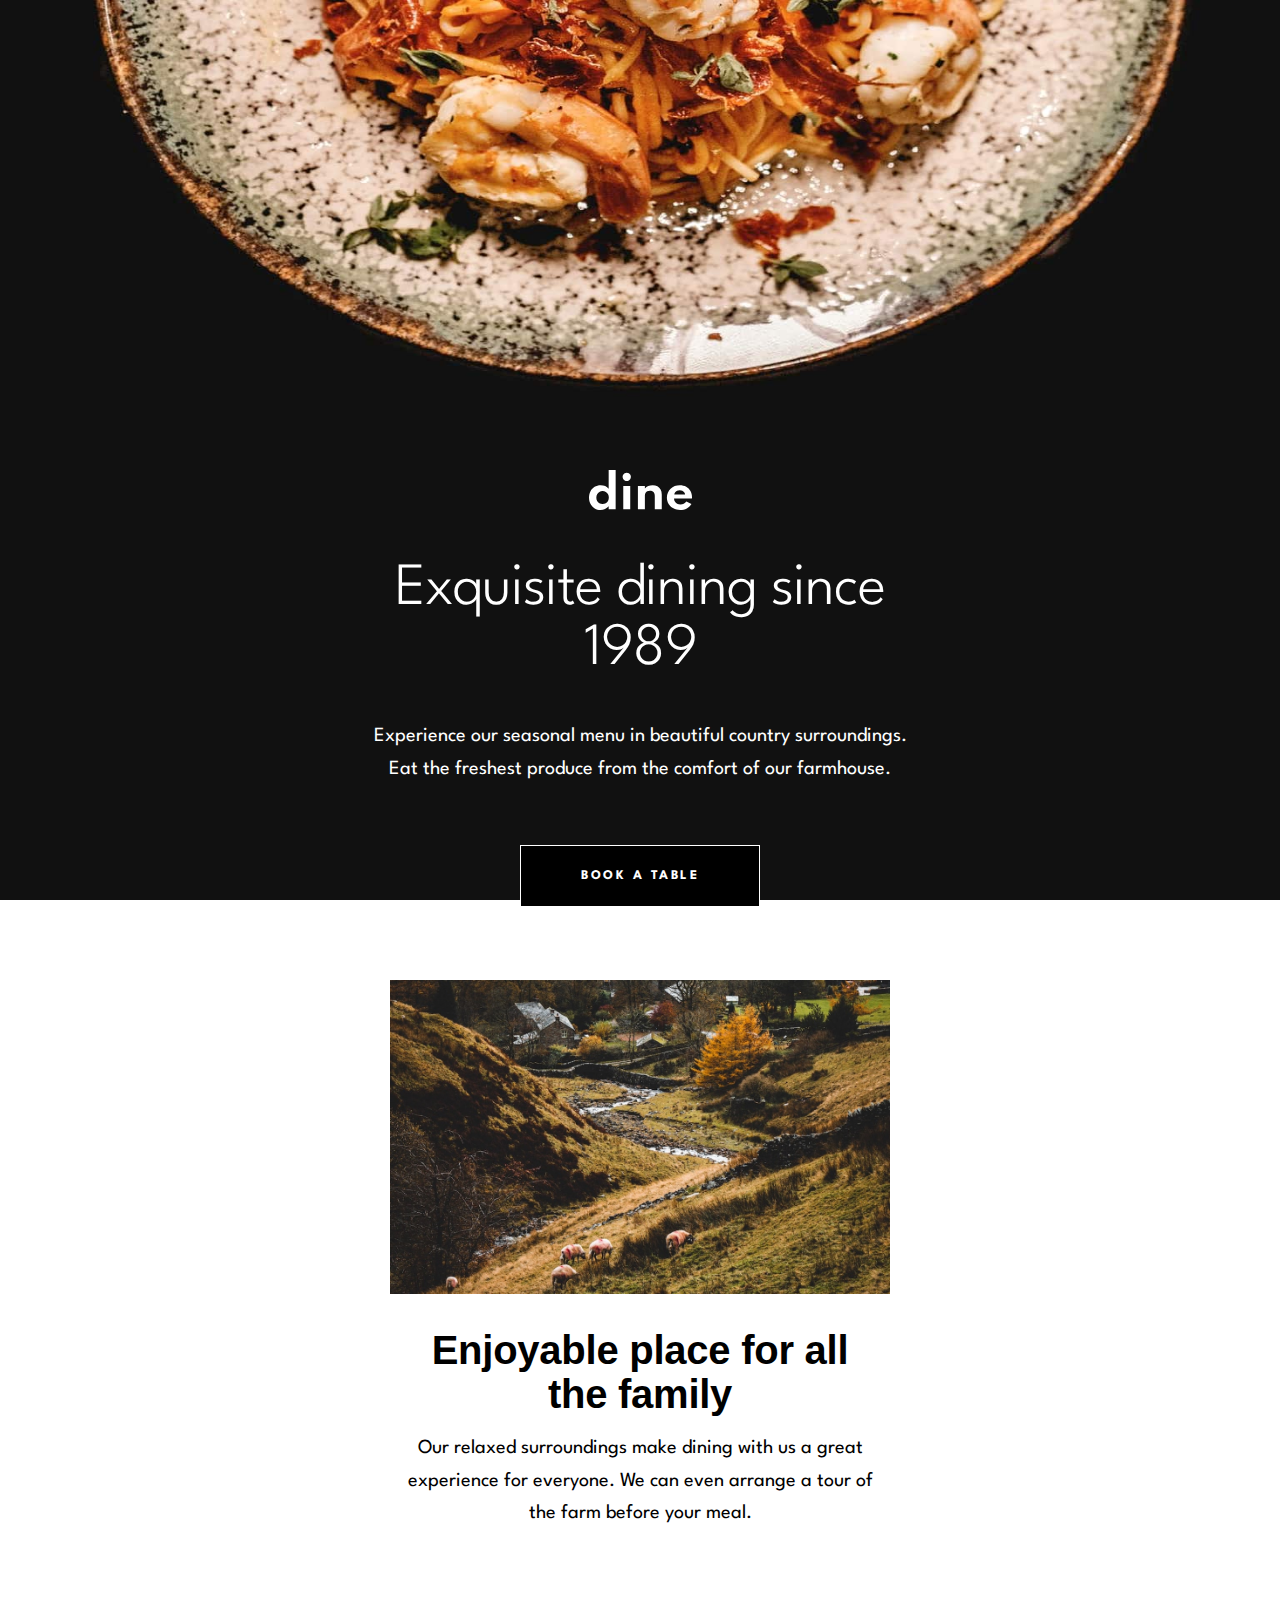
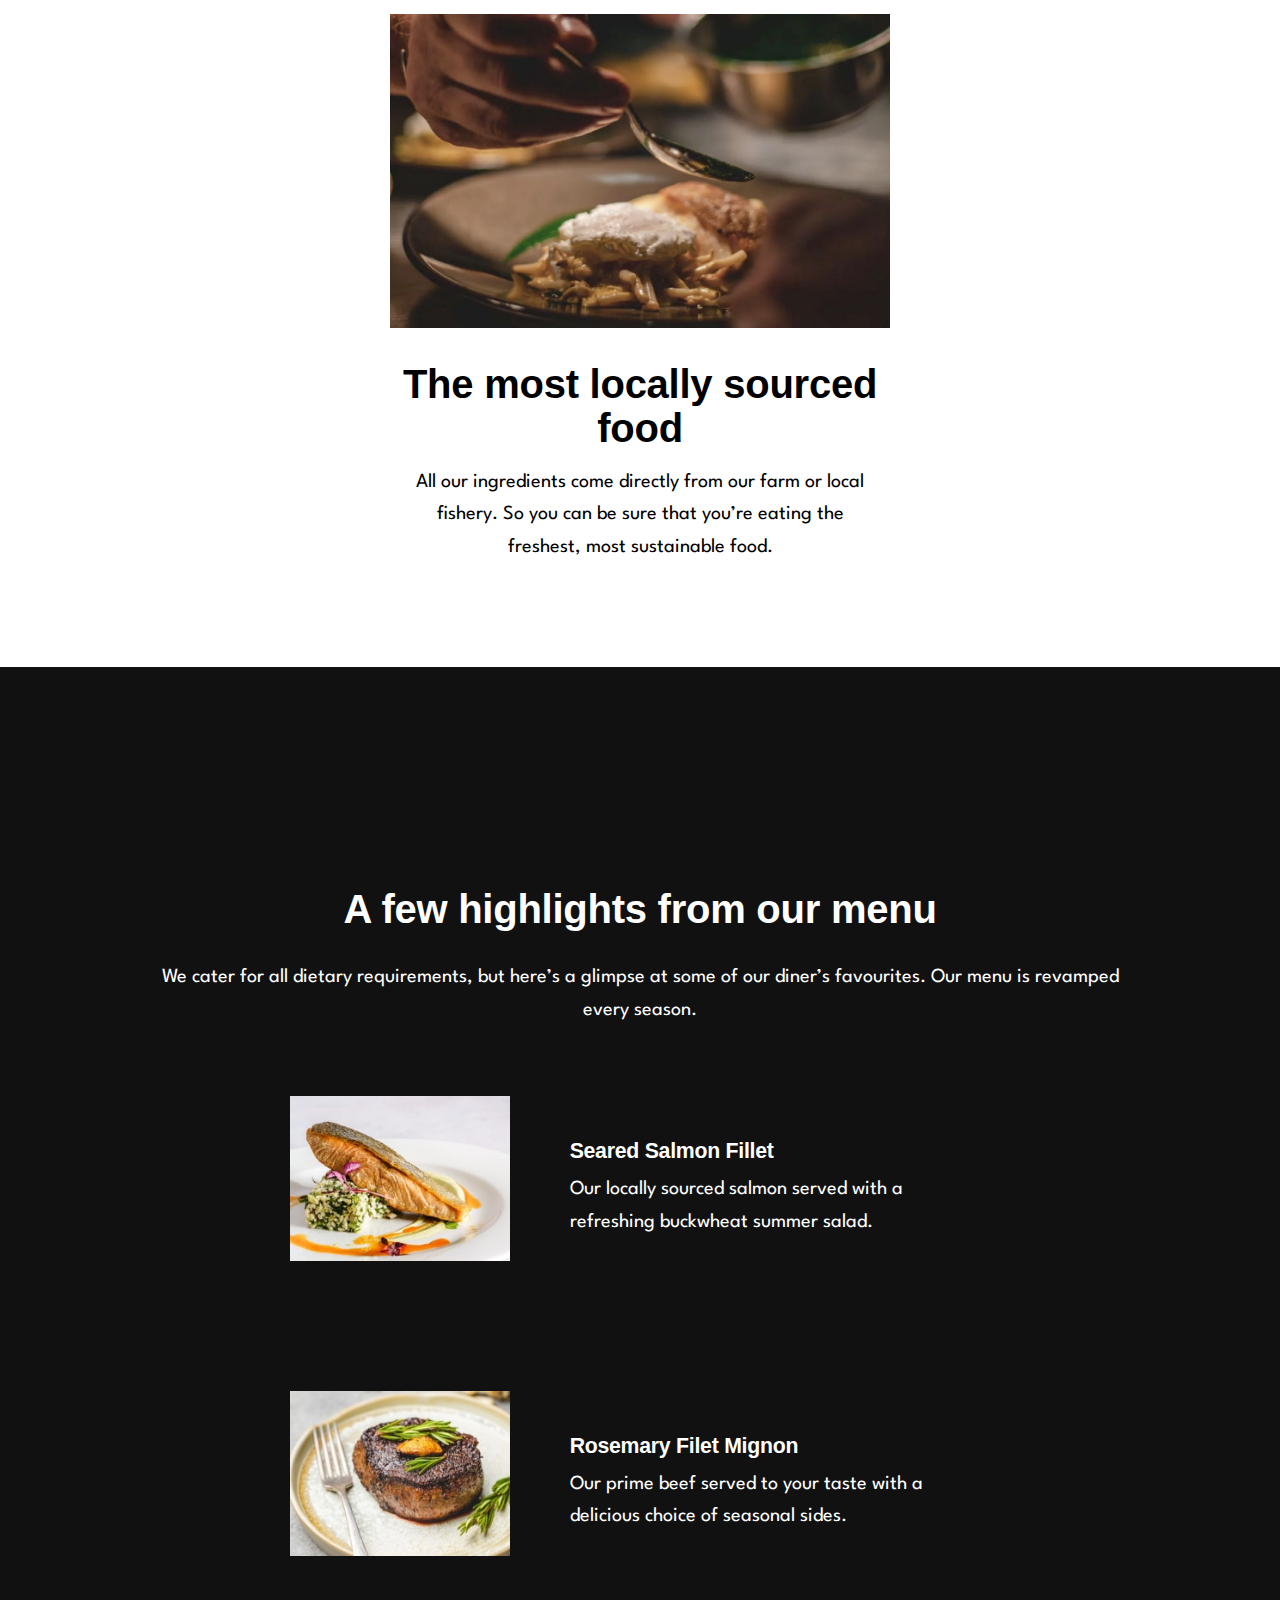
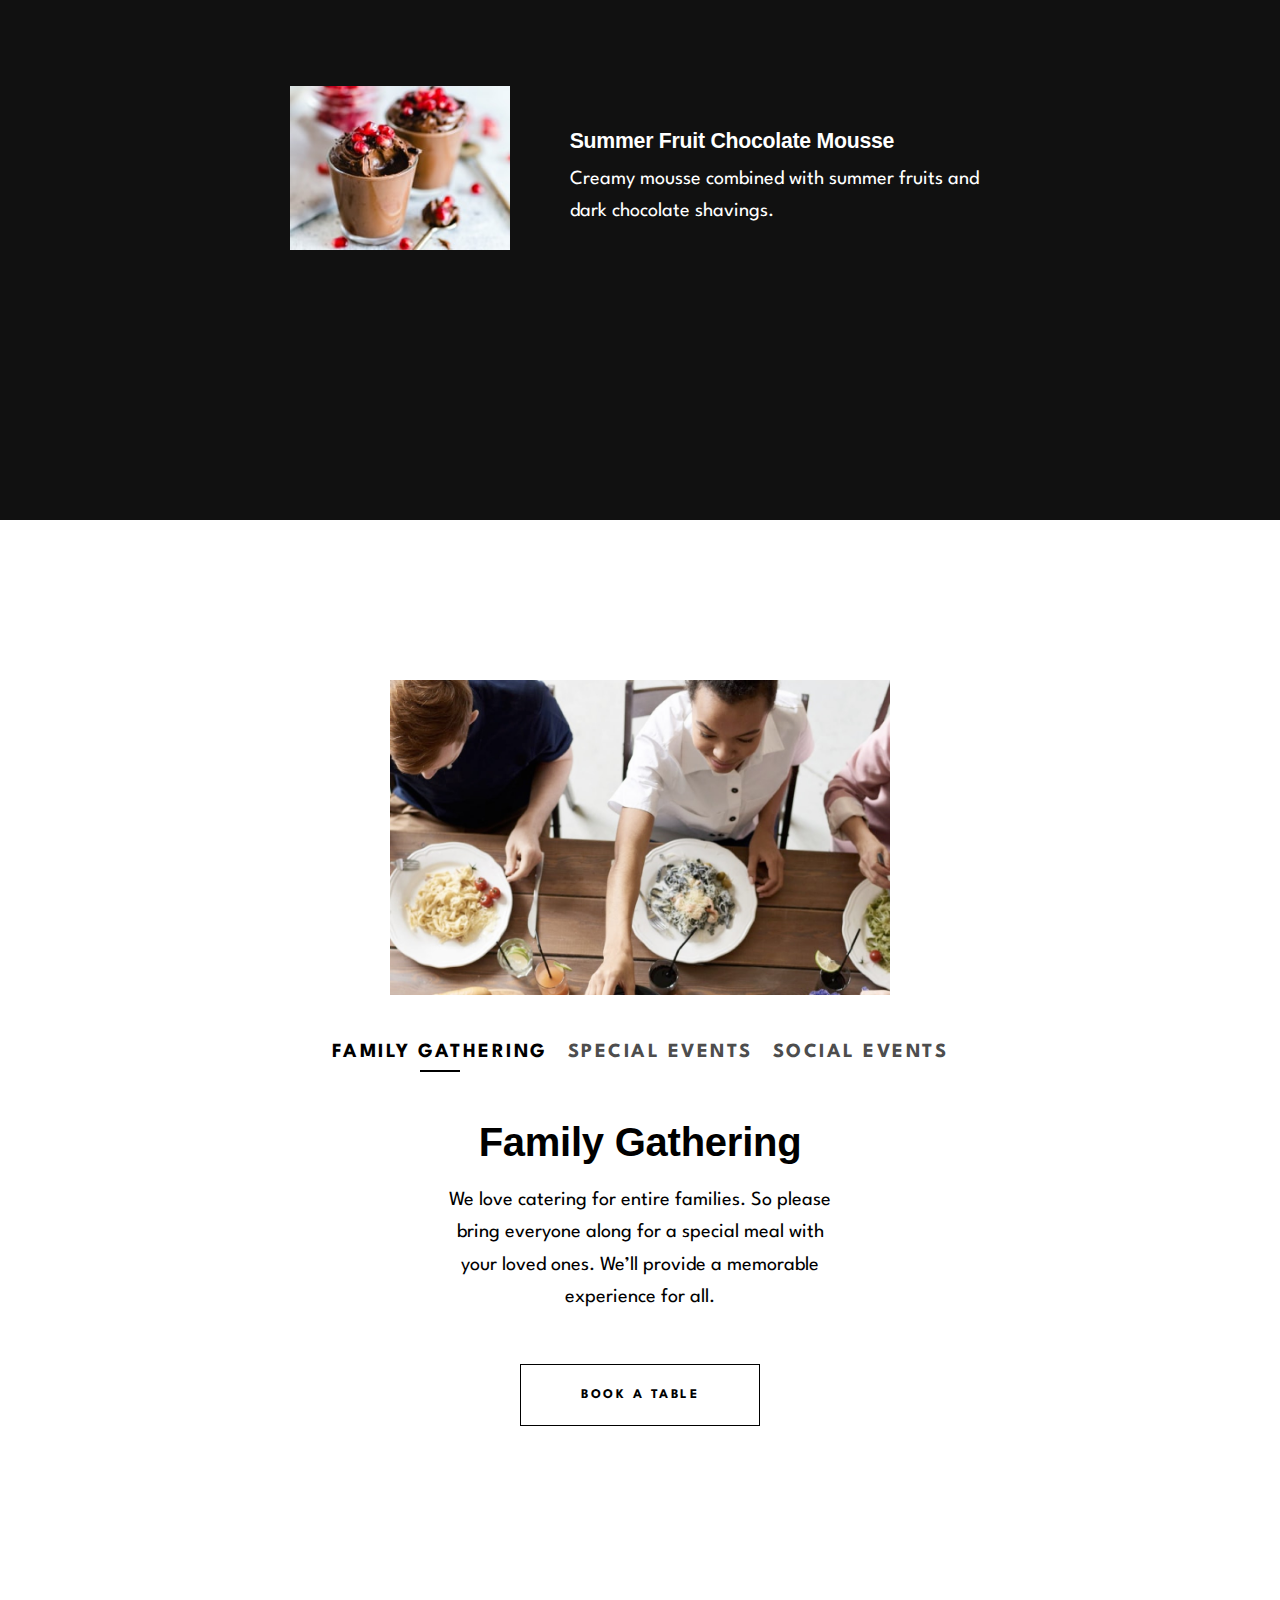
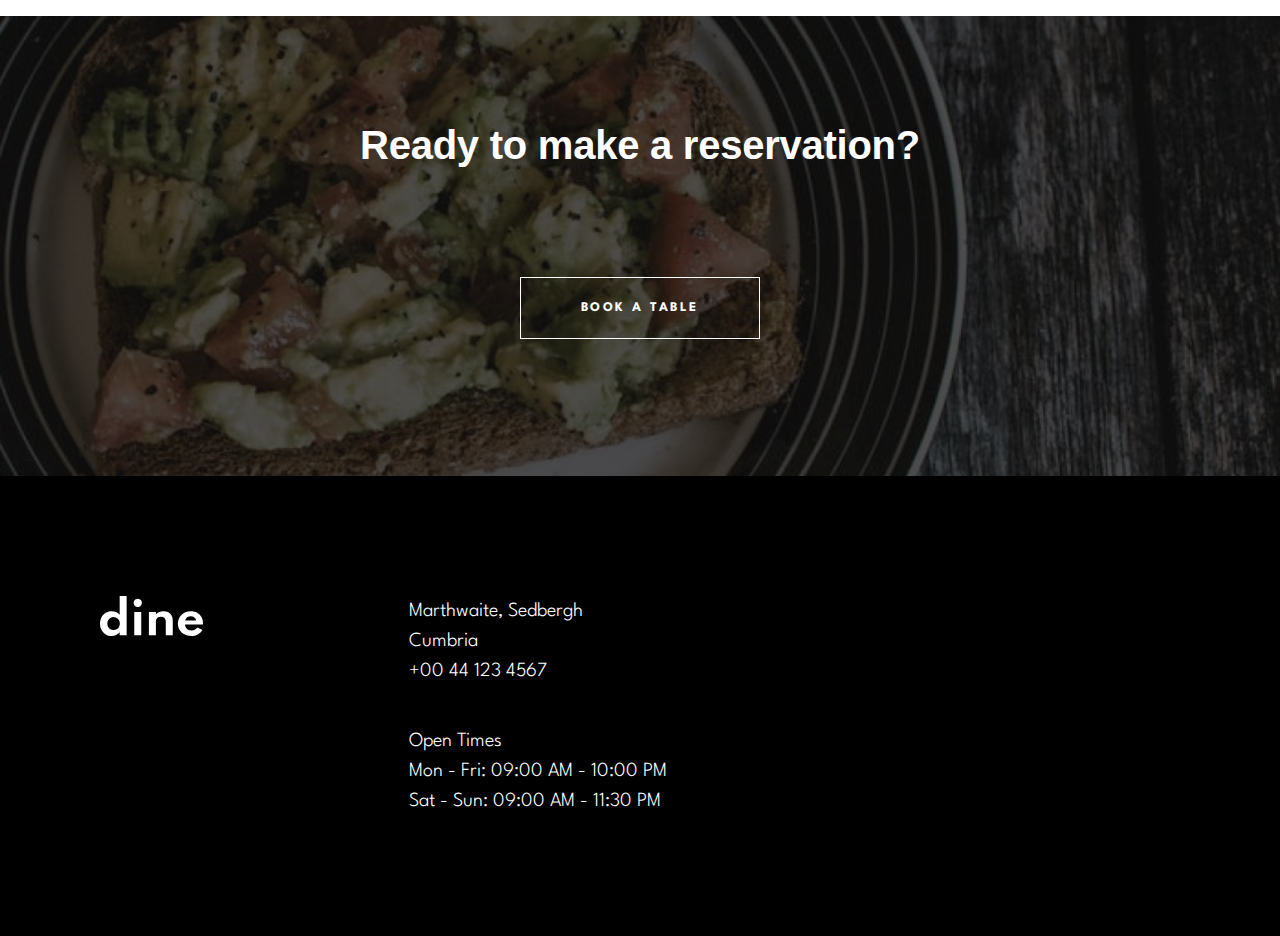
<file: dine-restaurant-website/starter-code/index.html>
<!DOCTYPE html>
<html lang="en">
  <head>
    <meta charset="UTF-8" />
    <meta name="viewport" content="width=device-width, initial-scale=1.0" />

    <link
      rel="icon"
      type="image/png"
      sizes="32x32"
      href="./images/favicon-32x32.png"
    />
    <link rel="preconnect" href="https://fonts.googleapis.com" />
    <link rel="preconnect" href="https://fonts.gstatic.com" crossorigin />
    <link
      href="https://fonts.googleapis.com/css2?family=League+Spartan:wght@300&family=Poppins:wght@100;200;600;700&display=swap"
      rel="stylesheet"
    />

    <title>Frontend Mentor | Dine Website Challenge</title>
    <link rel="stylesheet" href="styles.css" />
  </head>
  <body>
    <header>
      <div class="header__content">
        <img src="./images/logo.svg" class="logo-svg" />
        <p class="heading-xl fs-l">Exquisite dining since 1989</p>
        <p class="body2">
          Experience our seasonal menu in beautiful country surroundings. Eat
          the freshest produce from the comfort of our farmhouse.
        </p>
        <a href="./booking.html"
          ><button class="btn-dark-normal">Book a table</button></a
        >
      </div>
    </header>

    <main>
      <div class="promotion-wrapper">
        <div class="promotion-content">
          <picture class="img">
            <source
              media="(max-width: 767px)"
              srcset="./images/homepage/enjoyable-place-mobile@2x.jpg"
            />
            <source
              media="(min-width: 768px) and (max-width: 1439px)"
              srcset="./images/homepage/enjoyable-place-tablet@2x.jpg"
            />
            <img
              src="./images/homepage/enjoyable-place-desktop@2x.jpg"
              alt="Responsive Image"
            />
          </picture>
          <div class="promotion-content-text">
            <h2 class="heading-m fs-m">Enjoyable place for all the family</h2>
            <p class="body2">
              Our relaxed surroundings make dining with us a great experience
              for everyone. We can even arrange a tour of the farm before your
              meal.
            </p>
          </div>
        </div>
        <div class="promotion-content">
          <picture class="img">
            <source
              media="(max-width: 767px)"
              srcset="./images/homepage/locally-sourced-mobile@2x.jpg"
            />
            <source
              media="(min-width: 768px) and (max-width: 1439px)"
              srcset="./images/homepage/locally-sourced-tablet@2x.jpg"
            />
            <img
              src="./images/homepage/locally-sourced-desktop@2x.jpg"
              alt="Responsive Image"
            />
          </picture>
          <div class="promotion-content-text">
            <h2 class="heading-m fs-m">The most locally sourced food</h2>
            <p class="body2">
              All our ingredients come directly from our farm or local fishery.
              So you can be sure that you’re eating the freshest, most
              sustainable food.
            </p>
          </div>
        </div>
      </div>
      <div class="highlight-menu">
        <div class="highlight-header">
          <h2 class="heading-m fs-m">A few highlights from our menu</h2>
          <p class="body2">
            We cater for all dietary requirements, but here’s a glimpse at some
            of our diner’s favourites. Our menu is revamped every season.
          </p>
        </div>
        <div class="highlight-foods">
          <div class="highlight-food">
            <picture>
              <source
                media="(max-width: 767px)"
                srcset="./images/homepage/salmon-mobile@2x.jpg"
              />
              <img
                src="./images/homepage/salmon-desktop-tablet@2x.jpg"
                alt="Responsive Image"
              />
            </picture>
            <div class="highlight-food-text">
              <h3 class="heading-m fs-s">Seared Salmon Fillet</h3>
              <p class="body2">
                Our locally sourced salmon served with a refreshing buckwheat
                summer salad.
              </p>
            </div>
          </div>
          <div class="highlight-food">
            <picture>
              <source
                media="(max-width: 767px)"
                srcset="./images/homepage/beef-mobile@2x.jpg"
              />
              <img
                src="./images/homepage/beef-desktop-tablet@2x.jpg"
                alt="Responsive Image"
              />
            </picture>
            <div class="highlight-food-text">
              <h3 class="heading-m fs-s">Rosemary Filet Mignon</h3>
              <p class="body2">
                Our prime beef served to your taste with a delicious choice of
                seasonal sides.
              </p>
            </div>
          </div>
          <div class="highlight-food">
            <picture>
              <source
                media="(max-width: 767px)"
                srcset="./images/homepage/chocolate-mobile@2x.jpg"
              />
              <img
                src="./images/homepage/chocolate-desktop-tablet@2x.jpg"
                alt="Responsive Image"
              />
            </picture>
            <div class="highlight-food-text">
              <h3 class="heading-m fs-s">Summer Fruit Chocolate Mousse</h3>
              <p class="body2">
                Creamy mousse combined with summer fruits and dark chocolate
                shavings.
              </p>
            </div>
          </div>
        </div>
      </div>
      <div class="events">
        <picture class="img family-gather-ev2">
          <source
            media="(max-width: 767px)"
            srcset="./images/homepage/family-gathering-mobile@2x.jpg"
          />
          <source
            media="(min-width: 768px) and (max-width: 1439px)"
            srcset="./images/homepage/family-gathering-tablet@2x.jpg"
          />
          <img
            src="./images/homepage/family-gathering-desktop@2x.jpg"
            alt="Responsive Image"
          />
        </picture>
        <picture class="img social-ev2">
          <source
            media="(max-width: 767px)"
            srcset="./images/homepage/social-events-mobile@2x.jpg"
          />
          <source
            media="(min-width: 768px) and (max-width: 1439px)"
            srcset="./images/homepage/social-events-tablet@2x.jpg"
          />
          <img
            src="./images/homepage/social-events-desktop@2x.jpg"
            alt="Responsive Image"
          />
        </picture>
        <picture class="img special-ev2">
          <source
            media="(max-width: 767px)"
            srcset="./images/homepage/special-events-mobile@2x.jpg"
          />
          <source
            media="(min-width: 768px) and (max-width: 1439px)"
            srcset="./images/homepage/special-events-tablet@2x.jpg"
          />
          <img
            src="./images/homepage/special-events-desktop@2x.jpg"
            alt="Responsive Image"
          />
        </picture>

        <div class="event-list">
          <ul>
            <li>
              <input
                type="radio"
                name="event-type"
                id="family-gather-ev"
                checked
              /><label for="family-gather-ev" id="fam" class="heading-s"
                >Family Gathering</label
              >
            </li>
            <li>
              <input type="radio" name="event-type" id="special-ev" /><label
                for="special-ev"
                class="heading-s"
                >Special Events</label
              >
            </li>
            <li>
              <input type="radio" name="event-type" id="social-ev" /><label
                for="social-ev"
                class="heading-s"
                >Social Events</label
              >
            </li>
          </ul>
          <div class="family-gather-ev">
            <h2 class="heading-m fs-m">Family Gathering</h2>
            <p class="body2">
              We love catering for entire families. So please bring everyone
              along for a special meal with your loved ones. We’ll provide a
              memorable experience for all.
            </p>
          </div>
          <div class="special-ev">
            <h2 class="heading-m fs-m">Special Events</h2>
            <p class="body2">
              Whether it’s a romantic dinner or special date you’re celebrating
              with others we’ll look after you. We’ll be sure to mark your
              special date with an unforgettable meal.
            </p>
          </div>
          <div class="social-ev">
            <h2 class="heading-m fs-m">Social Events</h2>
            <p class="body2">
              Are you looking to have a larger social event? No problem! We’re
              more than happy to cater for big parties. We’ll work with you to
              make your event a hit with everyone.
            </p>
          </div>
          <a href="./booking.html"
            ><button class="btn-light-normal">Book a table</button></a
          >
        </div>
      </div>
    </main>
    <footer>
      <div class="reservation-section">
        <h3 class="heading-m fs-m">Ready to make a reservation?</h3>
        <a href="./booking.html"
          ><button class="btn-dark-normal">Book a table</button></a
        >
      </div>
      <div class="dine-info">
        <img src="./images/logo.svg" alt="" />
        <div class="location">
          <p>Marthwaite, Sedbergh</p>
          <p>Cumbria</p>
          <p>+00 44 123 4567</p>
        </div>
        <div class="open-hour">
          <p>Open Times</p>
          <p>Mon - Fri: 09:00 AM - 10:00 PM</p>
          <p>Sat - Sun: 09:00 AM - 11:30 PM</p>
        </div>
      </div>
    </footer>
  </body>
  <script src="helper.js"></script>
</html>
</file>
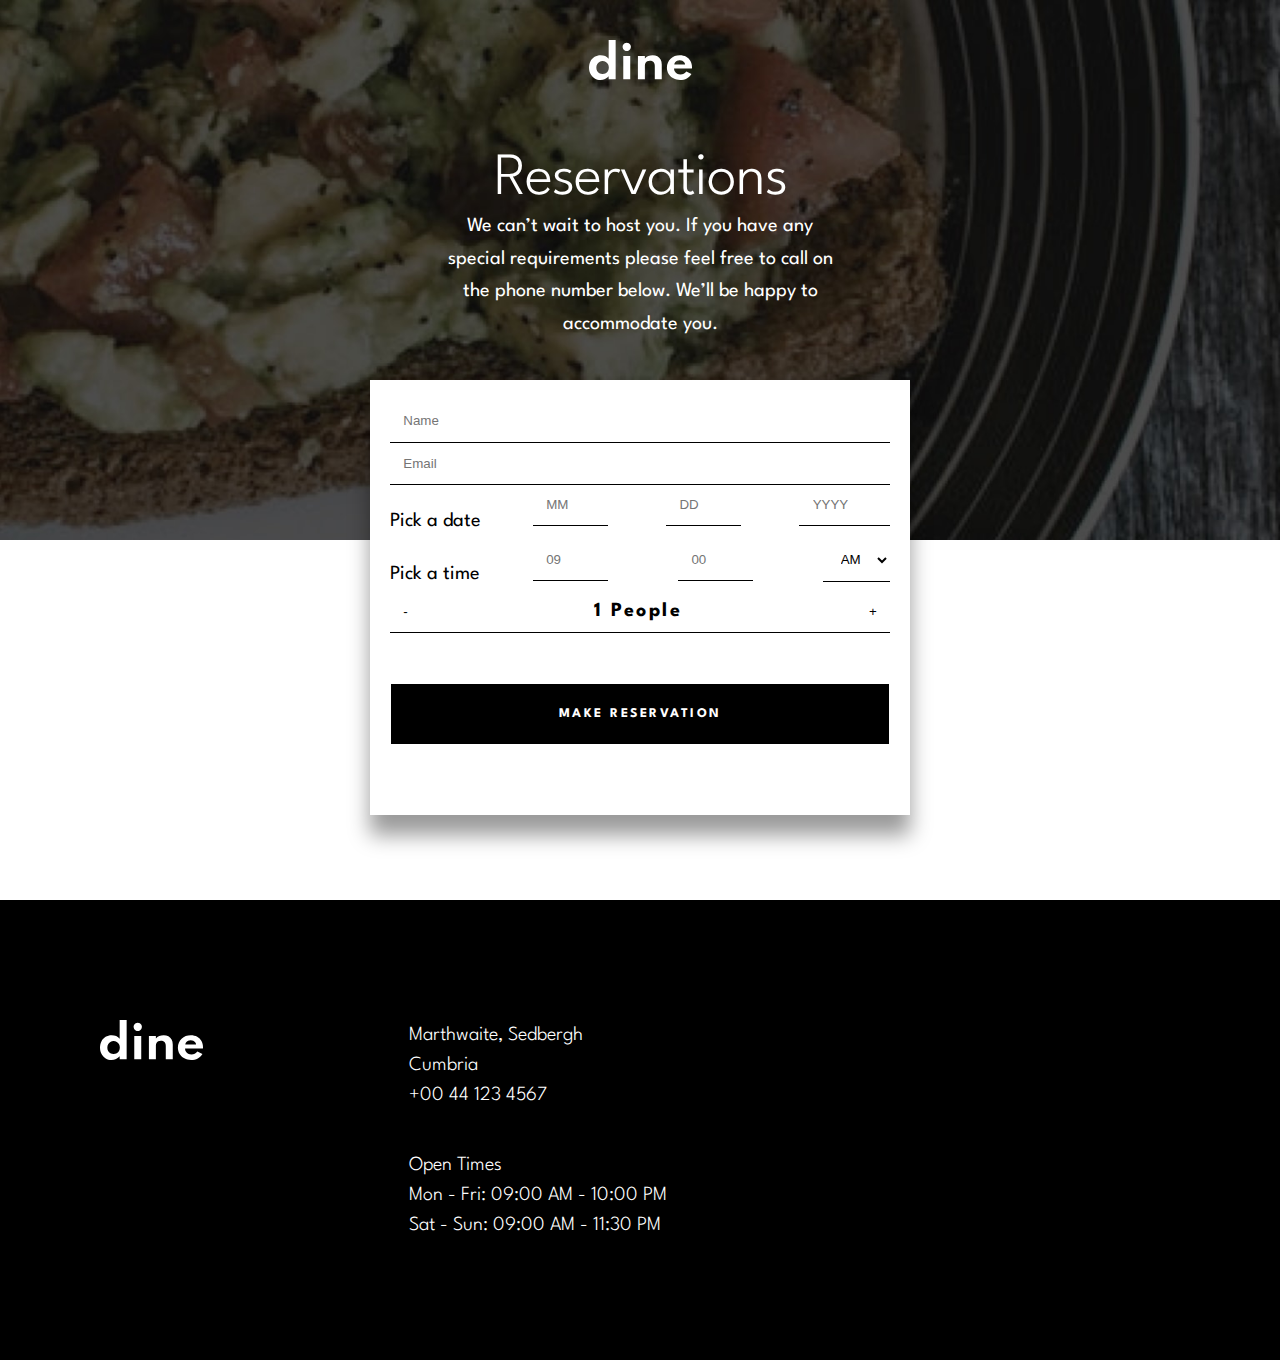
<file: dine-restaurant-website/starter-code/booking.html>
<!DOCTYPE html>
<html lang="en">
  <head>
    <meta charset="UTF-8" />
    <meta name="viewport" content="width=device-width, initial-scale=1.0" />

    <link
      rel="icon"
      type="image/png"
      sizes="32x32"
      href="./images/favicon-32x32.png"
    />
    <link rel="preconnect" href="https://fonts.googleapis.com" />
    <link rel="preconnect" href="https://fonts.gstatic.com" crossorigin />
    <link
      href="https://fonts.googleapis.com/css2?family=League+Spartan:wght@300&family=Poppins:wght@100;200;600;700&display=swap"
      rel="stylesheet"
    />
    <link rel="stylesheet" href="styles.css" />
    <title>Frontend Mentor | Dine Website Challenge</title>
  </head>
  <body>
    <header class="header-booking">
      <div class="header__content-b">
        <a href="./index.html"
          ><img src="./images/logo.svg" class="logo-svg"
        /></a>
        <div class="header__content-text">
          <p class="heading-xl fs-l">Reservations</p>
          <p class="body2">
            We can’t wait to host you. If you have any special requirements
            please feel free to call on the phone number below. We’ll be happy
            to accommodate you.
          </p>
          <button class="btn-light-normal" id="scrollButton">
            Reserve Place
          </button>
        </div>
      </div>
      <div class="header__form"></div>
    </header>

    <form action="" class="shadow" id="form">
      <input type="text" name="name" placeholder="Name" />
      <input type="email" name="email" placeholder="Email" />
      <div class="input-date-wrapper">
        <p class="body2">Pick a date</p>
        <div class="input-date">
          <input
            type="number"
            id="month"
            name="month"
            min="1"
            max="12"
            placeholder="MM"
            required
          />
          <input
            type="number"
            id="day"
            name="day"
            min="1"
            max="31"
            placeholder="DD"
            required
          />
          <input
            type="number"
            id="year"
            name="year"
            min="2023"
            max="2024"
            placeholder="YYYY"
            required
          />
        </div>
      </div>
      <div class="input-time-wrapper">
        <p class="body2">Pick a time</p>
        <div class="input-time">
          <input
            type="number"
            id="hour"
            name="hour"
            min="0"
            max="59"
            placeholder="09"
            required
          />
          <input
            type="number"
            id="minute"
            name="minute"
            min="0"
            max="59"
            placeholder="00"
            required
          />
          <select id="ampm" name="ampm">
            <option value="AM">AM</option>
            <option value="PM">PM</option>
          </select>
        </div>
      </div>
      <div class="input-number">
        <button class="minus-btn" type="button">-</button>
        <span class="heading-s" id="people"> 1 People</span>
        <button class="plus-btn" type="button">+</button>
      </div>
      <input type="submit" value="make reservation" class="btn-dark-normal" />
    </form>
    <footer class="footer-booking">
      <div class="dine-info">
        <img src="./images/logo.svg" alt="" />
        <div class="location">
          <p>Marthwaite, Sedbergh</p>
          <p>Cumbria</p>
          <p>+00 44 123 4567</p>
        </div>
        <div class="open-hour">
          <p>Open Times</p>
          <p>Mon - Fri: 09:00 AM - 10:00 PM</p>
          <p>Sat - Sun: 09:00 AM - 11:30 PM</p>
        </div>
      </div>
    </footer>
  </body>
  <script src="helperBooking.js"></script>
</html>
</file>
<file: dine-restaurant-website/starter-code/styles.css>
:root {
  --clr-neutral-100: hsla(0, 0%, 100%, 1);
  --clr-primary-800: hsl(0, 0%, 7%);
  --clr-primary-400: hsl(27, 22%, 51%);

  --clr-secondary-900: #17192b;
  --clr-secondary-800: #242b37;
  --clr-secondary-600: hsl(0, 0%, 30%);
  --clr-secondary-300: hsl(217, 14%, 42%);

  --ff-base: "League Spartan", sans-serif;

  --fw-regular: 300;
  --fw-semi-bold: 400;
  --fw-bold: 700;

  --fs-200: 0.875rem;
  --fs-300: 1rem;
  --fs-400: 1.125rem;
  --fs-500: 1.375rem;
  --fs-600: 1.75rem;
  --fs-700: clamp(2rem, 10vw - 0.5rem, 3.25rem);
}

*,
*::before,
*::after {
  box-sizing: border-box;
  margin: 0;
}

img {
  max-width: 100%;
  /* display: block; */
}

.fs-xl {
  font-size: 5rem;
}
.fs-l {
  font-size: 3rem;
}
.fs-m {
  font-size: 2rem;
}
.fs-s {
  font-size: 1.0625rem;
}

.heading-xl {
  color: inherit;
  font-family: var(--ff-base);
  font-weight: var(--fw-regular);
  line-height: 3rem;
  letter-spacing: -1px;
}

.heading-l {
  color: inherit;
  font-family: var(--ff-base);
  font-weight: var(--fw-bold);
  line-height: 3rem;
  letter-spacing: -0.5px;
}

.heading-m {
  color: inherit;
  font-family: sans-serif;
  font-weight: var(--fw-bold);
  line-height: 2.2rem;
  letter-spacing: -0.25px;
}

.heading-s {
  color: inherit;
  text-align: center;
  font-family: var(--ff-base);
  font-weight: var(--fw-bold);
  line-height: 1.75rem;
  letter-spacing: 2.5px;
}

.body1 {
  color: inherit;
  font-family: var(--ff-base);
  font-size: 1.5rem;
  font-weight: var(--fw-semi-bold);
  line-height: 1.875rem;
}

.body2 {
  color: inherit;
  font-family: var(--ff-base);
  font-size: 1rem;
  font-style: normal;
  font-weight: var(--fw-semi-bold);
  line-height: 1.625rem;
}

.btn-dark-normal {
  background-color: black;
  color: #fff;
  text-transform: uppercase;
  font-family: var(--ff-base);
  font-weight: var(--fw-bold);
  border: 0.5px solid #fff;
  line-height: 2rem;
  letter-spacing: 2.5px;
  padding: 0.5rem 3rem;
  margin: 2.5rem 0;
}
.btn-dark-normal:hover {
  background-color: white;
  color: var(--clr-secondary-900);
}

.btn-light-normal {
  background-color: transparent;
  color: black;
  text-transform: uppercase;
  font-family: var(--ff-base);
  font-weight: var(--fw-bold);
  border: 0.5px solid black;
  line-height: 2rem;
  letter-spacing: 2.5px;
  padding: 0.5rem 3rem;
  margin: 2.5rem 0;
}
.btn-light-normal:hover {
  background-color: #111;
  color: #fff;
}

.shadow {
  box-shadow: 0 1rem 1rem rgba(0, 0, 0, 0.4);
}

a {
  cursor: pointer;
  text-decoration: none;
  color: inherit;
}
button {
  cursor: pointer;
}

body {
  margin: 0;
  font-family: var(--ff-base);
  font-weight: var(--fw-regular);
  line-height: 1.5;
}

.logo-svg {
  margin: 0 auto;
}

/*----------------------header-----------------------*/
header {
  background-image: url("./images/homepage/hero-bg-mobile@2x.jpg");
  background-size: 100%;
  background-repeat: no-repeat;
  background-color: var(--clr-primary-800);
  color: white;
  height: 100vh;
}
.header__content {
  text-align: center;
  max-width: 600px;
  padding: 18em 1em;
  padding-bottom: 10em;
  margin: 0 auto;
}
.header__content > :not(button) {
  padding: 0.5em 0;
}

@media screen and (min-width: 468px) {
  .header__content {
    padding: 25em 1em;
    padding-bottom: 10em;
  }
}

@media screen and (min-width: 1150px) {
  header {
    background-image: url("./images/homepage/hero-bg-tablet@2x.jpg");
    background-size: 100% 140%;
  }
}

/*----------------main---------------------*/
main {
  text-align: center;
}
main > * {
  padding: 1em;
}
/* .img {
  box-shadow: 0 1rem 1rem rgba(0, 0, 0, 0.4);
  margin: 1rem auto;
} */
.promotion-content {
  margin: 3rem 0;
}
.promotion-content img {
  width: 90%;
  max-width: 500px;
}
.promotion-content > :not(picture) {
  margin: 0 auto;
  max-width: 500px;
  padding: 0.8em 0;
}

.highlight-menu {
  background-color: #111;
  color: white;
  padding: 10em 1em;
}
.highlight-header > * {
  padding: 0.5em;
}
.highlight-food {
  max-width: 500px;
  padding: 3em 0;

  margin: 0 auto;
}
.highlight-food-text {
  padding: 1em 0;
}

.events {
  margin: 6em 0;
}
.events picture,
.events img {
  max-width: 500px;
  margin: 1rem auto;
}
.events ul {
  color: var(--clr-secondary-600);
  list-style-type: none;
  text-transform: uppercase;

  padding: 0;
}
.events li {
  padding: 0.5em;
  position: relative;
}
.events label {
  cursor: pointer;
}
input[type="radio"] {
  display: none;
}

input[name="event-type"]:checked ~ label {
  font-weight: var(--fw-bold);
  color: black;
}
input[name="event-type"]:checked ~ label::after {
  content: "";
  display: block;
  width: 2rem;
  position: absolute;
  left: 50%;
  transform: translateX(-50%);
  border-bottom: 2px solid black;
}
.social-ev,
.special-ev,
.family-gather-ev {
  margin-top: 2em;
  max-width: 400px;
  margin: 0 auto;
  margin-top: 2rem;
}
.social-ev > p,
.special-ev > p,
.family-gather-ev > p {
  margin-top: 1em;
}
.social-ev,
.special-ev,
.social-ev2,
.special-ev2 {
  display: none;
}

/*-------------footer--------------------*/
footer {
  color: white;
  display: grid;
  grid-template-columns: 1fr 1fr 1fr;
  grid-template-rows: 1fr 1fr;
}
.reservation-section {
  background: url("./images/homepage/ready-bg-mobile@2x.jpg");
  background-size: 100% 100%;
  background-repeat: no-repeat;
  grid-area: 1 / 1 / 2 / 4;
  display: flex;
  flex-direction: column;
  justify-content: center;
  padding: 3em 0;
}
.reservation-section > * {
  text-align: center;
  margin: 1em auto;
}
.reservation-section button {
  background-color: transparent;
}
.dine-info {
  background-color: black;
  grid-column: span 3;
  text-align: center;
  padding: 1em 0;
}
.dine-info > * {
  padding: 1em 0;
}

/*------------booking----------------------*/
.header-booking {
  background: none;
  position: relative;
  display: flex;
  flex-direction: column;
}
.header__content-b {
  background: url("./images/booking/hero-bg-mobile@2x.jpg");
  background-size: 100% 100%;
  display: flex;
  flex-direction: column;
  align-items: center;
  text-align: center;
  gap: 1rem;
  height: 60%;
  padding: 3em 1em;
  margin: 0;
}

.header__content-b > * {
  max-width: 400px;
}

.header__content-text {
  margin: 2em 0;
}
.header__content-text button {
  margin: 1.5em 0;
  color: white;
  border: 1px solid white;
}
.header__content-text button:hover {
  background-color: white;
  color: black;
  border: 1px solid black;
}
.header__form {
  background-color: white;
  height: 40%;
}
form {
  background-color: white;
  position: absolute;
  top: 40%;
  left: 50%;
  transform: translateX(-50%);
  width: 80%;
  max-width: 350px;
  display: flex;
  flex-direction: column;
  padding: 1em;
  margin: 1em auto;
}

form input,
form select,
.minus-btn,
.plus-btn {
  background-color: transparent;
  outline: transparent;
  border: none;
  border-bottom: 1px solid black;
  padding: 1em;
  /* padding-top: 0.5em; */
}

form p {
  margin-top: 1em;
}

.input-number,
.input-time,
.input-date {
  display: flex;
  justify-content: space-between;
  align-items: baseline;
  width: 100%;
}

.input-date input,
.input-time input {
  padding-top: 0;
}

.input-number input,
.minus-btn,
.plus-btn {
  border: none;
  text-align: center;
}

.input-number {
  border-bottom: 1px solid black;
}

.footer-booking {
  grid-template-rows: 1fr;
}

@media screen and (min-width: 768px) {
  .header__content-b {
    background: url("./images/booking/hero-bg-tablet@2x.jpg");
    background-size: 100%;
    padding: 2em 4em;
  }
  .header__content-b img {
    margin: 0;
    align-self: baseline;
  }
  .header__content-text button {
    display: none;
  }

  .input-date-wrapper,
  .input-time-wrapper {
    display: flex;
  }
  .input-date-wrapper p,
  .input-time-wrapper p {
    width: 40%;
  }
  .input-date {
    align-items: center;
  }
  form {
    max-width: 540px;
  }
}
@media screen and (min-width: 1440px) {
  .header__content-b {
    background: url("./images/booking/hero-bg-desktop@2x.jpg");
    background-size: 100% 100%;
    align-items: baseline;
    text-align: left;
    padding: 2em 8em;
  }
  .header__content-text {
    margin: 4em 0;
  }
  .header__content-text > * {
    padding: 0.2em 0;
  }
  form {
    top: 22%;
    left: 70%;
  }
}

@media screen and (min-width: 768px) {
  :root {
    font-size: 20px;
  }
  header {
    background-image: url("./images/homepage/hero-bg-tablet@2x.jpg");
  }
  .header__content {
    margin: 0 auto;
    padding: 23em 1em;
    padding-bottom: 10em;
  }

  .promotion-content-text > * {
    padding: 0.4rem;
  }

  .highlight-menu > * {
    width: 80%;
    margin: 0 auto;
  }
  .highlight-food {
    display: flex;
    justify-content: space-around;
    align-items: center;
    max-width: 700px;
    gap: 3em;
    margin: none;
  }
  .highlight-food-text {
    text-align: left;
    width: 70%;
  }

  .events ul {
    display: flex;
    justify-content: center;
  }
  .events picture {
    max-width: 750px;
    margin: 1rem auto;
  }

  .reservation-section {
    background: url("./images/homepage/ready-bg-tablet@2x.jpg");
    background-size: 100% 100%;
    padding: 3em 0;
  }
  .dine-info {
    text-align: left;
    display: grid;
    grid-template-columns: 0.8fr 2fr;
    padding: 5em 5em;
  }
  .dine-info img {
    grid-row: span 2;
  }
}

@media screen and (min-width: 1440px) {
  :root {
    font-size: 24px;
  }
  header {
    background-image: url("./images/homepage/hero-bg-desktop@2x.jpg");
    background-size: 110%;
  }
  .header__content {
    text-align: left;

    max-width: 800px;
    margin: 0;
    padding: 2em 7em;
  }
  .header__content > :not(button) {
    padding: 0.2em 0;
  }
  .header__content img {
    margin: 0;
    padding: 5em 0;
  }

  .promotion-content {
    display: flex;
    justify-content: center;
    text-align: left;
    gap: 1em;
  }
  .promotion-content > :not(picture) {
    margin: 0;
  }
  .promotion-content:nth-child(2) .promotion-content-text {
    order: -1;
  }

  .highlight-menu {
    display: flex;
    justify-content: space-around;
    text-align: left;
    padding: 6em 6em;
    padding-top: 13em;
    gap: 2em;
  }
  .highlight-header > *,
  .highlight-foods {
    padding: 0.5em 0;
    /* width: 40%; */
    max-width: 700px;
  }
  .highlight-food {
    padding: 0.5em 0;
  }

  .events {
    display: flex;
    justify-content: center;
  }
  .events > * {
    width: 40%;
  }
  .events picture {
    max-width: 600px;
    margin: 1rem auto;
  }
  .event-list {
    display: flex;
    flex-direction: column;
    justify-content: center;
    text-align: left;
    gap: 2em;
    /* padding: 0 6em; */
  }
  .event-list > * {
    align-items: baseline;
    margin: 0;
  }
  .event-list ul {
    flex-direction: column;
    order: 5;
  }
  .event-list button {
    align-self: baseline;
  }

  .reservation-section {
    background: url("./images/homepage/ready-bg-desktop@2x.jpg");
    background-size: 100% 100%;
    flex-direction: row;
    justify-content: space-between;
    align-items: center;
    padding: 0em 8em;
  }
  .reservation-section > * {
    margin: 0;
  }
  .dine-info {
    text-align: left;
    display: grid;
    grid-template-columns: 0.8fr 0.9fr 1fr;
    padding: 2em 8em;
  }
  .dine-info img {
    grid-row: span 2;
  }
}
</file>
